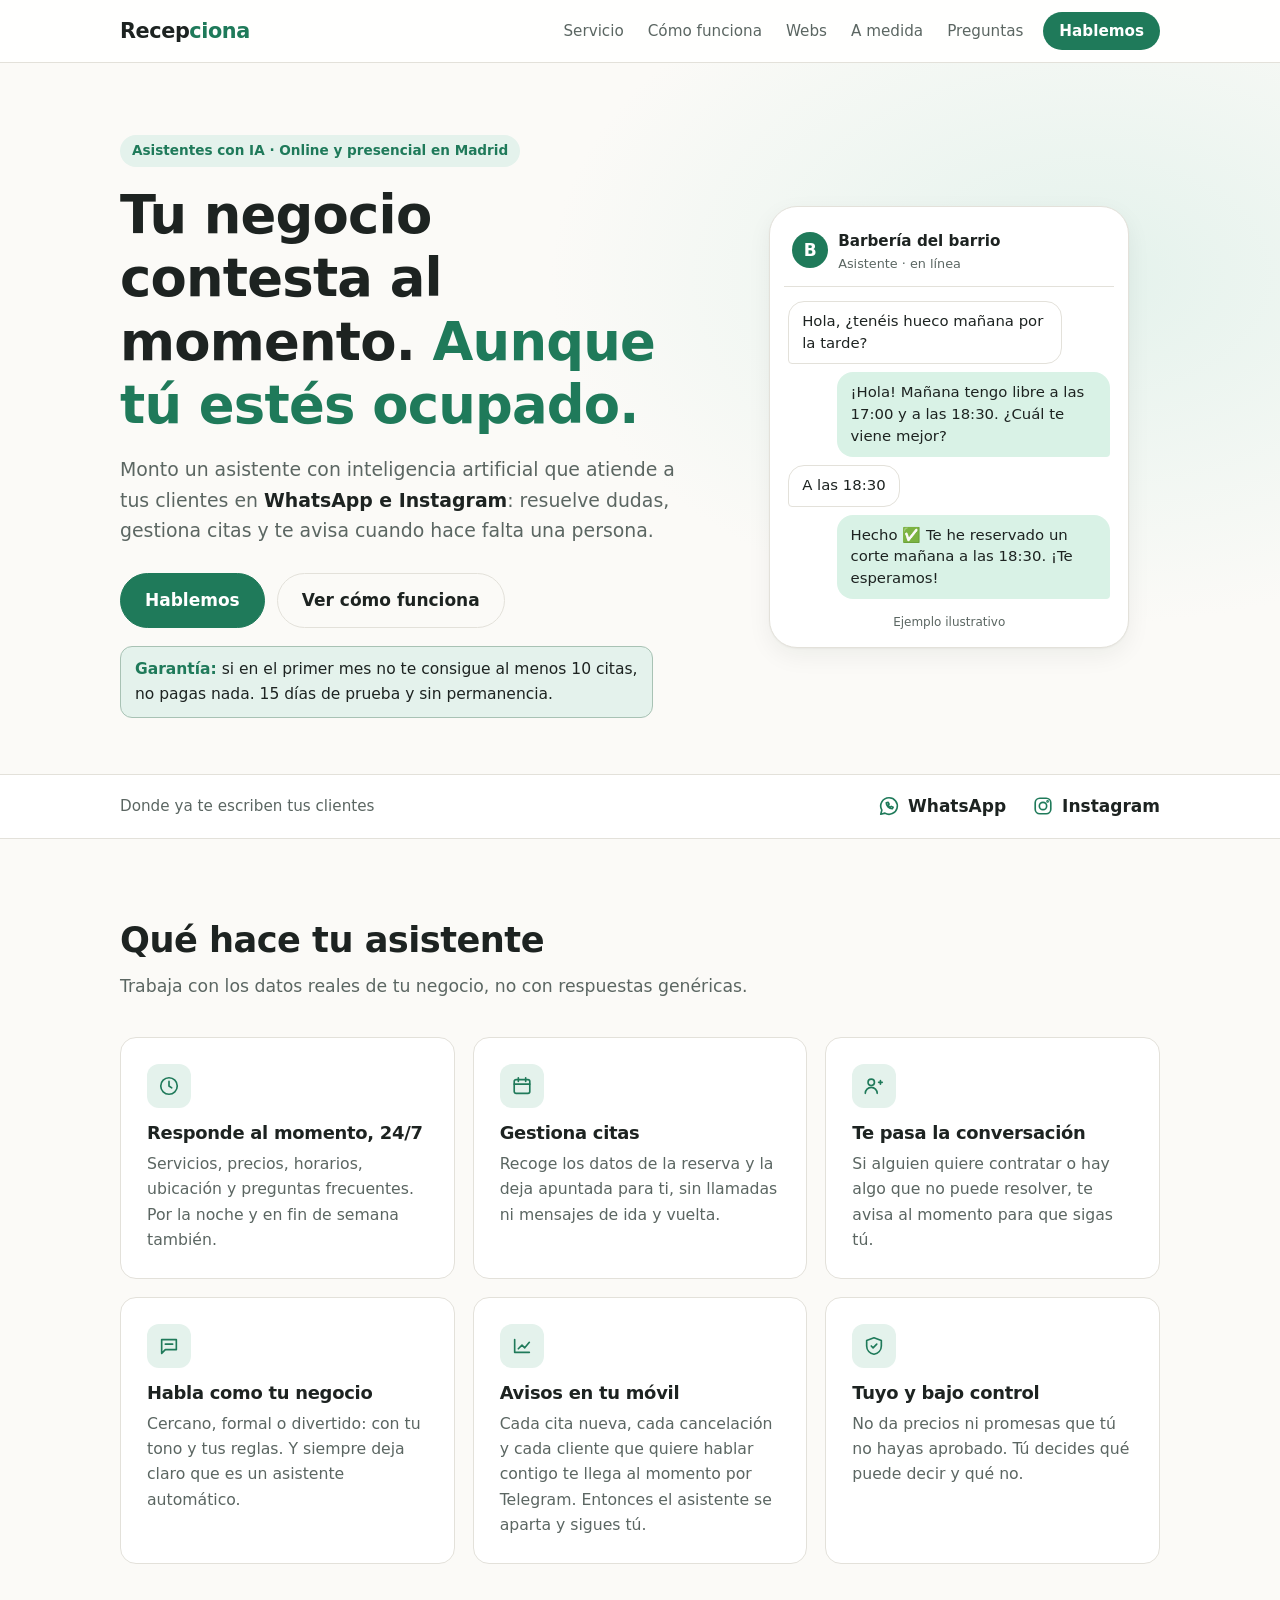
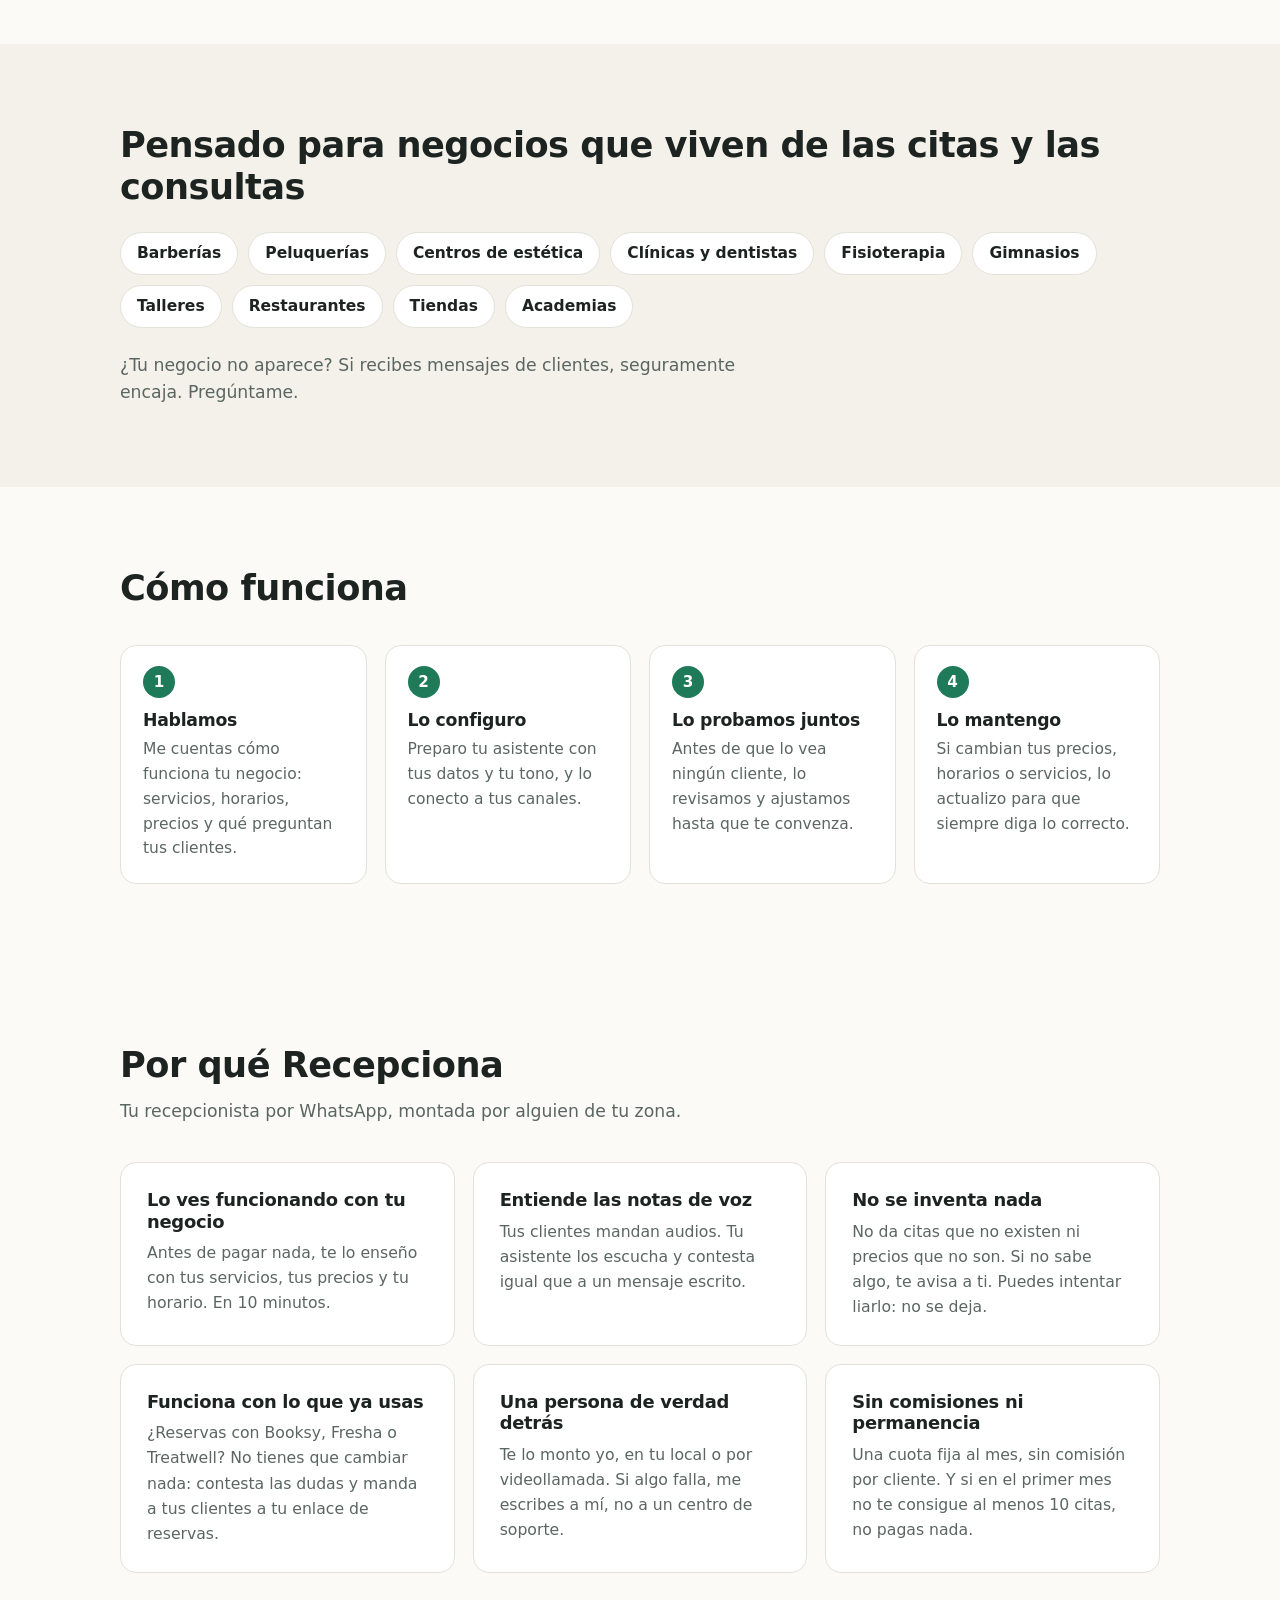
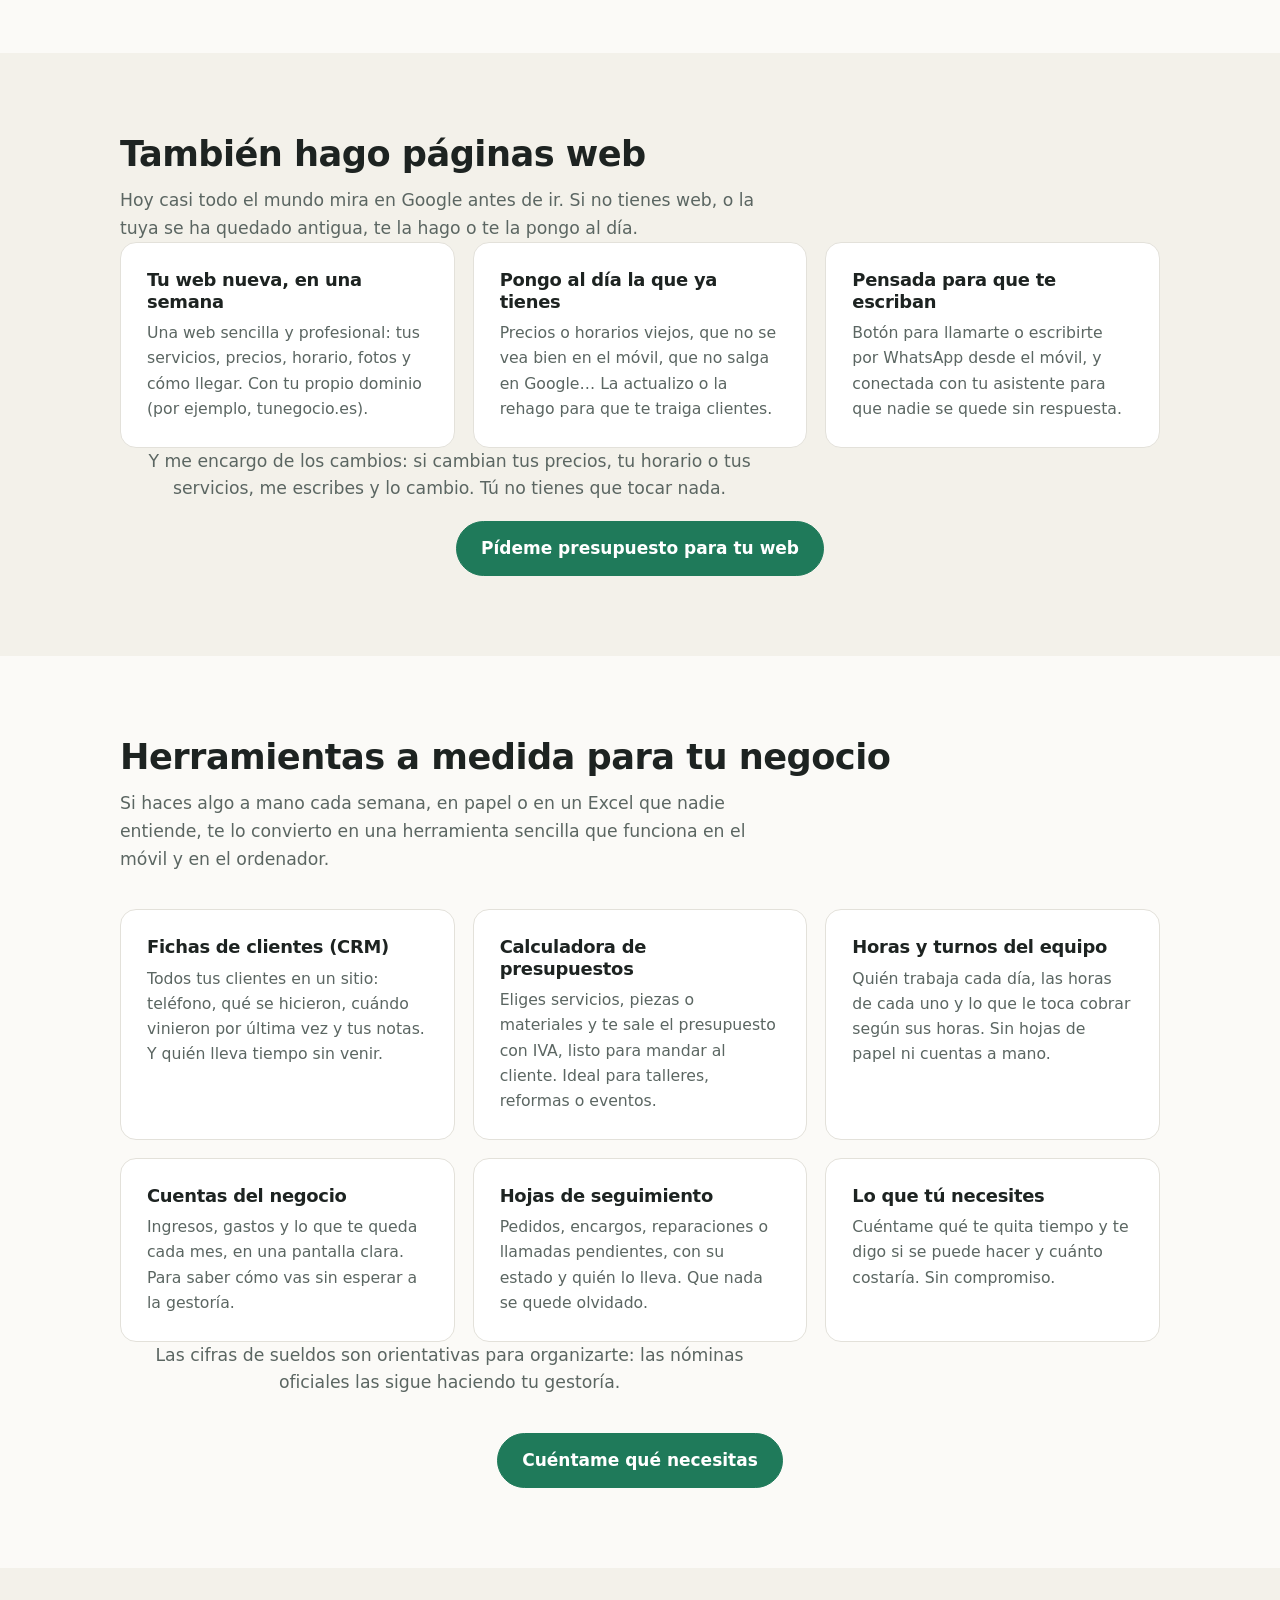
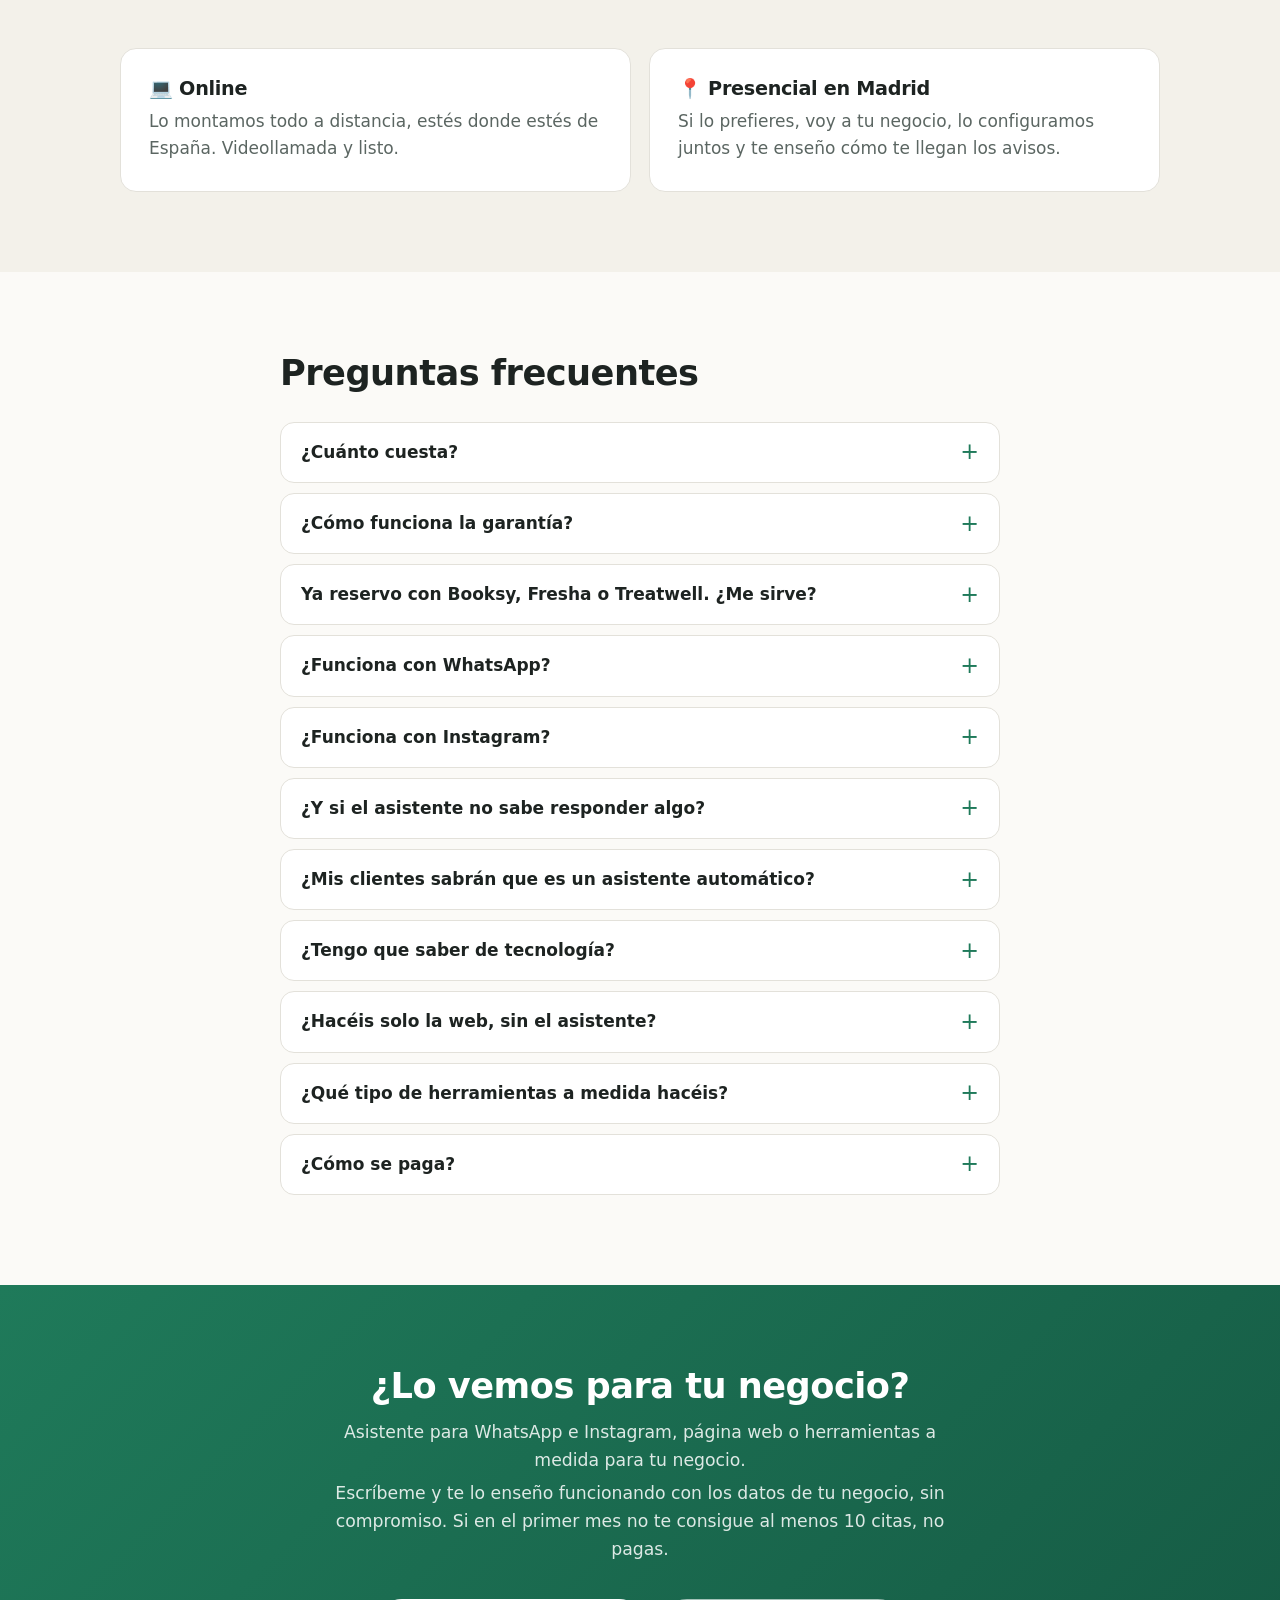
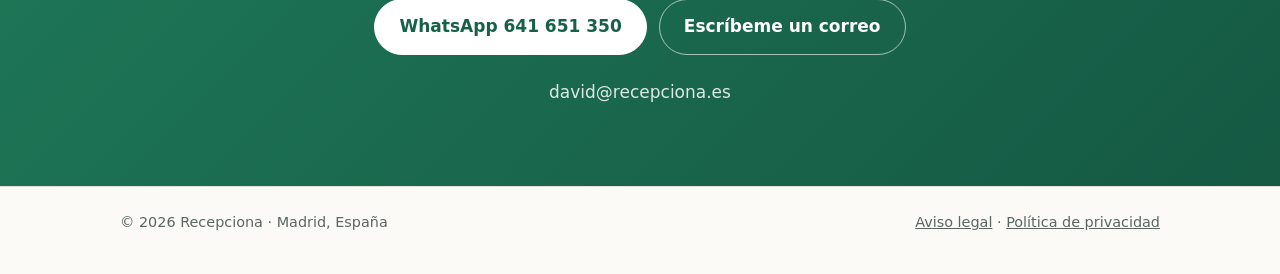
<file: index.html>
<!doctype html>
<html lang="es">
<head>
  <meta charset="utf-8">
  <meta name="viewport" content="width=device-width, initial-scale=1">
  <title>Recepciona · Asistentes con IA para tu negocio</title>
  <meta name="description" content="Recepciona monta asistentes con inteligencia artificial para negocios: responden a tus clientes en WhatsApp e Instagram, gestionan citas y te avisan cuando hace falta una persona. Online y presencial en Madrid. También páginas web y herramientas a medida para negocios.">
  <meta name="theme-color" content="#1f7a5a">
  <link rel="icon" href="favicon.svg" type="image/svg+xml">
  <link rel="icon" href="favicon-32.png" type="image/png" sizes="32x32">
  <link rel="apple-touch-icon" href="apple-touch-icon.png">
  <link rel="shortcut icon" href="favicon.ico">
  <link rel="stylesheet" href="styles.css">
</head>
<body>
  <header class="site">
    <div class="wrap">
      <a class="brand" href="./">Recep<span>ciona</span></a>
      <nav>
        <a href="#servicio">Servicio</a>
        <a href="#como">Cómo funciona</a>
        <a href="#webs">Webs</a>
        <a href="#medida">A medida</a>
        <a href="#faq">Preguntas</a>
        <a class="nav-cta" href="#contacto">Hablemos</a>
      </nav>
    </div>
  </header>

  <main>
    <!-- Portada -->
    <section class="hero">
      <div class="wrap hero-grid">
        <div>
          <p class="eyebrow">Asistentes con IA · Online y presencial en Madrid</p>
          <h1>Tu negocio contesta al momento. <span>Aunque tú estés ocupado.</span></h1>
          <p class="lead">
            Monto un asistente con inteligencia artificial que atiende a tus clientes en
            <strong>WhatsApp e Instagram</strong>: resuelve dudas, gestiona citas
            y te avisa cuando hace falta una persona.
          </p>
          <div class="hero-actions">
            <a class="btn" href="#contacto">Hablemos</a>
            <a class="btn btn-ghost" href="#como">Ver cómo funciona</a>
          </div>
          <p class="guarantee">
            <strong>Garantía:</strong> si en el primer mes no te consigue al menos 10 citas, no pagas nada.
            15 días de prueba y sin permanencia.
          </p>
        </div>

        <!-- Ejemplo ilustrativo de conversación -->
        <div class="phone" aria-label="Ejemplo de conversación con un asistente">
          <div class="phone-head">
            <span class="avatar">B</span>
            <div><strong>Barbería del barrio</strong><small>Asistente · en línea</small></div>
          </div>
          <div class="phone-body">
            <p class="msg in">Hola, ¿tenéis hueco mañana por la tarde?</p>
            <p class="msg out">¡Hola! Mañana tengo libre a las 17:00 y a las 18:30. ¿Cuál te viene mejor?</p>
            <p class="msg in">A las 18:30</p>
            <p class="msg out">Hecho ✅ Te he reservado un corte mañana a las 18:30. ¡Te esperamos!</p>
          </div>
          <p class="phone-caption">Ejemplo ilustrativo</p>
        </div>
      </div>
    </section>

    <!-- Canales -->
    <section class="channels">
      <div class="wrap">
        <p>Donde ya te escriben tus clientes</p>
        <ul>
          <li>
            <svg viewBox="0 0 24 24" aria-hidden="true"><path d="M12 3a9 9 0 0 0-7.8 13.5L3 21l4.6-1.2A9 9 0 1 0 12 3Z"/><path d="M9 8.5c0 3.5 3 6.5 6.5 6.5l1-1.6-2-1-1 1a4.5 4.5 0 0 1-2.4-2.4l1-1-1-2Z"/></svg>
            WhatsApp
          </li>
          <li>
            <svg viewBox="0 0 24 24" aria-hidden="true"><rect x="3.5" y="3.5" width="17" height="17" rx="5"/><circle cx="12" cy="12" r="4"/><circle cx="17" cy="7" r="0.6"/></svg>
            Instagram
          </li>
        </ul>
      </div>
    </section>

    <!-- Qué hace -->
    <section id="servicio" class="block">
      <div class="wrap">
        <h2>Qué hace tu asistente</h2>
        <p class="section-lead">Trabaja con los datos reales de tu negocio, no con respuestas genéricas.</p>
        <div class="grid">
          <article class="card">
            <span class="icon"><svg viewBox="0 0 24 24" aria-hidden="true"><path d="M12 7v5l3 2"/><circle cx="12" cy="12" r="9"/></svg></span>
            <h3>Responde al momento, 24/7</h3>
            <p>Servicios, precios, horarios, ubicación y preguntas frecuentes. Por la noche y en fin de semana también.</p>
          </article>
          <article class="card">
            <span class="icon"><svg viewBox="0 0 24 24" aria-hidden="true"><rect x="3.5" y="5" width="17" height="15" rx="2"/><path d="M3.5 10h17M8 3v4M16 3v4"/></svg></span>
            <h3>Gestiona citas</h3>
            <p>Recoge los datos de la reserva y la deja apuntada para ti, sin llamadas ni mensajes de ida y vuelta.</p>
          </article>
          <article class="card">
            <span class="icon"><svg viewBox="0 0 24 24" aria-hidden="true"><circle cx="9" cy="8" r="3.5"/><path d="M2.5 20a6.5 6.5 0 0 1 13 0"/><path d="M17 8h4M19 6v4"/></svg></span>
            <h3>Te pasa la conversación</h3>
            <p>Si alguien quiere contratar o hay algo que no puede resolver, te avisa al momento para que sigas tú.</p>
          </article>
          <article class="card">
            <span class="icon"><svg viewBox="0 0 24 24" aria-hidden="true"><path d="M4 5h16v11H8l-4 4Z"/><path d="M8 10h8"/></svg></span>
            <h3>Habla como tu negocio</h3>
            <p>Cercano, formal o divertido: con tu tono y tus reglas. Y siempre deja claro que es un asistente automático.</p>
          </article>
          <article class="card">
            <span class="icon"><svg viewBox="0 0 24 24" aria-hidden="true"><path d="M4 19V5M4 19h16"/><path d="M8 15l4-4 3 3 5-6"/></svg></span>
            <h3>Avisos en tu móvil</h3>
            <p>Cada cita nueva, cada cancelación y cada cliente que quiere hablar contigo te llega al momento por Telegram. Entonces el asistente se aparta y sigues tú.</p>
          </article>
          <article class="card">
            <span class="icon"><svg viewBox="0 0 24 24" aria-hidden="true"><path d="M12 3 4 6v6c0 4.5 3.4 8 8 9 4.6-1 8-4.5 8-9V6Z"/><path d="m9 12 2 2 4-4"/></svg></span>
            <h3>Tuyo y bajo control</h3>
            <p>No da precios ni promesas que tú no hayas aprobado. Tú decides qué puede decir y qué no.</p>
          </article>
        </div>
      </div>
    </section>

    <!-- Para quién -->
    <section class="block alt">
      <div class="wrap">
        <h2>Pensado para negocios que viven de las citas y las consultas</h2>
        <ul class="tags">
          <li>Barberías</li>
          <li>Peluquerías</li>
          <li>Centros de estética</li>
          <li>Clínicas y dentistas</li>
          <li>Fisioterapia</li>
          <li>Gimnasios</li>
          <li>Talleres</li>
          <li>Restaurantes</li>
          <li>Tiendas</li>
          <li>Academias</li>
        </ul>
        <p class="section-lead">¿Tu negocio no aparece? Si recibes mensajes de clientes, seguramente encaja. Pregúntame.</p>
      </div>
    </section>

    <!-- Cómo funciona -->
    <section id="como" class="block">
      <div class="wrap">
        <h2>Cómo funciona</h2>
        <ol class="steps">
          <li>
            <h3>Hablamos</h3>
            <p>Me cuentas cómo funciona tu negocio: servicios, horarios, precios y qué preguntan tus clientes.</p>
          </li>
          <li>
            <h3>Lo configuro</h3>
            <p>Preparo tu asistente con tus datos y tu tono, y lo conecto a tus canales.</p>
          </li>
          <li>
            <h3>Lo probamos juntos</h3>
            <p>Antes de que lo vea ningún cliente, lo revisamos y ajustamos hasta que te convenza.</p>
          </li>
          <li>
            <h3>Lo mantengo</h3>
            <p>Si cambian tus precios, horarios o servicios, lo actualizo para que siempre diga lo correcto.</p>
          </li>
        </ol>
      </div>
    </section>

    <!-- Por qué Recepciona -->
    <section id="por-que" class="block">
      <div class="wrap">
        <h2>Por qué Recepciona</h2>
        <p class="section-lead">Tu recepcionista por WhatsApp, montada por alguien de tu zona.</p>
        <div class="grid">
          <article class="card">
            <h3>Lo ves funcionando con tu negocio</h3>
            <p>Antes de pagar nada, te lo enseño con tus servicios, tus precios y tu horario. En 10 minutos.</p>
          </article>
          <article class="card">
            <h3>Entiende las notas de voz</h3>
            <p>Tus clientes mandan audios. Tu asistente los escucha y contesta igual que a un mensaje escrito.</p>
          </article>
          <article class="card">
            <h3>No se inventa nada</h3>
            <p>No da citas que no existen ni precios que no son. Si no sabe algo, te avisa a ti. Puedes intentar liarlo: no se deja.</p>
          </article>
          <article class="card">
            <h3>Funciona con lo que ya usas</h3>
            <p>¿Reservas con Booksy, Fresha o Treatwell? No tienes que cambiar nada: contesta las dudas y manda a tus clientes a tu enlace de reservas.</p>
          </article>
          <article class="card">
            <h3>Una persona de verdad detrás</h3>
            <p>Te lo monto yo, en tu local o por videollamada. Si algo falla, me escribes a mí, no a un centro de soporte.</p>
          </article>
          <article class="card">
            <h3>Sin comisiones ni permanencia</h3>
            <p>Una cuota fija al mes, sin comisión por cliente. Y si en el primer mes no te consigue al menos 10 citas, no pagas nada.</p>
          </article>
        </div>
      </div>
    </section>

    <!-- Páginas web -->
    <section id="webs" class="block alt">
      <div class="wrap">
        <h2>También hago páginas web</h2>
        <p class="section-lead">Hoy casi todo el mundo mira en Google antes de ir. Si no tienes web, o la tuya se ha quedado antigua, te la hago o te la pongo al día.</p>
        <div class="grid">
          <article class="card">
            <h3>Tu web nueva, en una semana</h3>
            <p>Una web sencilla y profesional: tus servicios, precios, horario, fotos y cómo llegar. Con tu propio dominio (por ejemplo, tunegocio.es).</p>
          </article>
          <article class="card">
            <h3>Pongo al día la que ya tienes</h3>
            <p>Precios o horarios viejos, que no se vea bien en el móvil, que no salga en Google… La actualizo o la rehago para que te traiga clientes.</p>
          </article>
          <article class="card">
            <h3>Pensada para que te escriban</h3>
            <p>Botón para llamarte o escribirte por WhatsApp desde el móvil, y conectada con tu asistente para que nadie se quede sin respuesta.</p>
          </article>
        </div>
        <p class="section-lead webs-note">Y me encargo de los cambios: si cambian tus precios, tu horario o tus servicios, me escribes y lo cambio. Tú no tienes que tocar nada.</p>
        <p class="webs-cta"><a class="btn" href="#contacto">Pídeme presupuesto para tu web</a></p>
      </div>
    </section>

    <!-- Herramientas a medida -->
    <section id="medida" class="block">
      <div class="wrap">
        <h2>Herramientas a medida para tu negocio</h2>
        <p class="section-lead">Si haces algo a mano cada semana, en papel o en un Excel que nadie entiende, te lo convierto en una herramienta sencilla que funciona en el móvil y en el ordenador.</p>
        <div class="grid">
          <article class="card">
            <h3>Fichas de clientes (CRM)</h3>
            <p>Todos tus clientes en un sitio: teléfono, qué se hicieron, cuándo vinieron por última vez y tus notas. Y quién lleva tiempo sin venir.</p>
          </article>
          <article class="card">
            <h3>Calculadora de presupuestos</h3>
            <p>Eliges servicios, piezas o materiales y te sale el presupuesto con IVA, listo para mandar al cliente. Ideal para talleres, reformas o eventos.</p>
          </article>
          <article class="card">
            <h3>Horas y turnos del equipo</h3>
            <p>Quién trabaja cada día, las horas de cada uno y lo que le toca cobrar según sus horas. Sin hojas de papel ni cuentas a mano.</p>
          </article>
          <article class="card">
            <h3>Cuentas del negocio</h3>
            <p>Ingresos, gastos y lo que te queda cada mes, en una pantalla clara. Para saber cómo vas sin esperar a la gestoría.</p>
          </article>
          <article class="card">
            <h3>Hojas de seguimiento</h3>
            <p>Pedidos, encargos, reparaciones o llamadas pendientes, con su estado y quién lo lleva. Que nada se quede olvidado.</p>
          </article>
          <article class="card">
            <h3>Lo que tú necesites</h3>
            <p>Cuéntame qué te quita tiempo y te digo si se puede hacer y cuánto costaría. Sin compromiso.</p>
          </article>
        </div>
        <p class="section-lead webs-note">Las cifras de sueldos son orientativas para organizarte: las nóminas oficiales las sigue haciendo tu gestoría.</p>
        <p class="webs-cta"><a class="btn" href="#contacto">Cuéntame qué necesitas</a></p>
      </div>
    </section>

    <!-- Modalidad -->
    <section class="block alt">
      <div class="wrap two-col">
        <div class="mode">
          <h3>💻 Online</h3>
          <p>Lo montamos todo a distancia, estés donde estés de España. Videollamada y listo.</p>
        </div>
        <div class="mode">
          <h3>📍 Presencial en Madrid</h3>
          <p>Si lo prefieres, voy a tu negocio, lo configuramos juntos y te enseño cómo te llegan los avisos.</p>
        </div>
      </div>
    </section>

    <!-- Preguntas frecuentes -->
    <section id="faq" class="block">
      <div class="wrap narrow">
        <h2>Preguntas frecuentes</h2>
        <details>
          <summary>¿Cuánto cuesta?</summary>
          <p>Depende de lo que necesite tu negocio: qué canales quieres, si gestiona citas y cuánto volumen de mensajes recibes. Cuéntame tu caso y te preparo un presupuesto sin compromiso.</p>
        </details>
        <details>
          <summary>¿Cómo funciona la garantía?</summary>
          <p>Si en tu primer mes el asistente no te consigue al menos 10 citas, no pagas nada: ni la instalación ni la cuota, y lo dejamos sin compromiso. Las citas que consigue quedan apuntadas, así que lo vemos juntos con los números delante. Vale para el asistente que lleva tu agenda.</p>
        </details>
        <details>
          <summary>Ya reservo con Booksy, Fresha o Treatwell. ¿Me sirve?</summary>
          <p>Sí. Sigues con tu app como siempre: el asistente contesta precios, horarios y dudas al momento y, a quien quiere cita, le manda tu enlace de reservas. Así no hay dos agendas.</p>
        </details>
        <details>
          <summary>¿Funciona con WhatsApp?</summary>
          <p>Sí. Atiende en el número de WhatsApp de tu negocio y también en los mensajes directos de Instagram. Entiende incluso las notas de voz.</p>
        </details>
        <details>
          <summary>¿Funciona con Instagram?</summary>
          <p>Sí, contesta a los mensajes directos de tu cuenta de Instagram.</p>
        </details>
        <details>
          <summary>¿Y si el asistente no sabe responder algo?</summary>
          <p>Te avisa al momento con lo que necesita el cliente y su contacto, para que sigas tú la conversación.</p>
        </details>
        <details>
          <summary>¿Mis clientes sabrán que es un asistente automático?</summary>
          <p>Sí. Es lo correcto y lo que pide la normativa: el asistente se presenta como tal y, cuando hace falta, te pasa con una persona.</p>
        </details>
        <details>
          <summary>¿Tengo que saber de tecnología?</summary>
          <p>No. Yo me encargo de montarlo y mantenerlo. Tú solo me cuentas cómo funciona tu negocio.</p>
        </details>
        <details>
          <summary>¿Hacéis solo la web, sin el asistente?</summary>
          <p>Sí. Puedo hacerte una web nueva o actualizar la que tienes, con o sin asistente. Y si más adelante quieres el asistente, se conecta a tu web sin cambiar nada.</p>
        </details>
        <details>
          <summary>¿Qué tipo de herramientas a medida hacéis?</summary>
          <p>Cosas prácticas para el día a día de un negocio pequeño: fichas de clientes, calculadoras de presupuestos, control de horas y turnos, cuentas del mes u hojas de seguimiento. Me cuentas qué haces a mano y te propongo una solución sencilla con su precio.</p>
        </details>
        <details>
          <summary>¿Cómo se paga?</summary>
          <p>Por Bizum o transferencia bancaria.</p>
        </details>
      </div>
    </section>

    <!-- Contacto -->
    <section id="contacto" class="block cta">
      <div class="wrap narrow center">
        <h2>¿Lo vemos para tu negocio?</h2>
        <p class="section-lead" style="margin-bottom:6px">Asistente para WhatsApp e Instagram, página web o herramientas a medida para tu negocio.</p>
        <p class="section-lead">Escríbeme y te lo enseño funcionando con los datos de tu negocio, sin compromiso. Si en el primer mes no te consigue al menos 10 citas, no pagas.</p>
        <div class="contact-actions">
          <a class="btn btn-light" href="https://wa.me/34641651350" rel="noopener">WhatsApp 641 651 350</a>
          <a class="btn btn-outline-light" href="mailto:david@recepciona.es">Escríbeme un correo</a>
        </div>
        <p class="contact-mail">david@recepciona.es</p>
      </div>
    </section>
  </main>

  <footer class="site">
    <div class="wrap">
      <span>© 2026 Recepciona · Madrid, España</span>
      <span>
        <a href="aviso-legal.html">Aviso legal</a> ·
        <a href="privacidad.html">Política de privacidad</a>
      </span>
    </div>
  </footer>
</body>
</html>
</file>
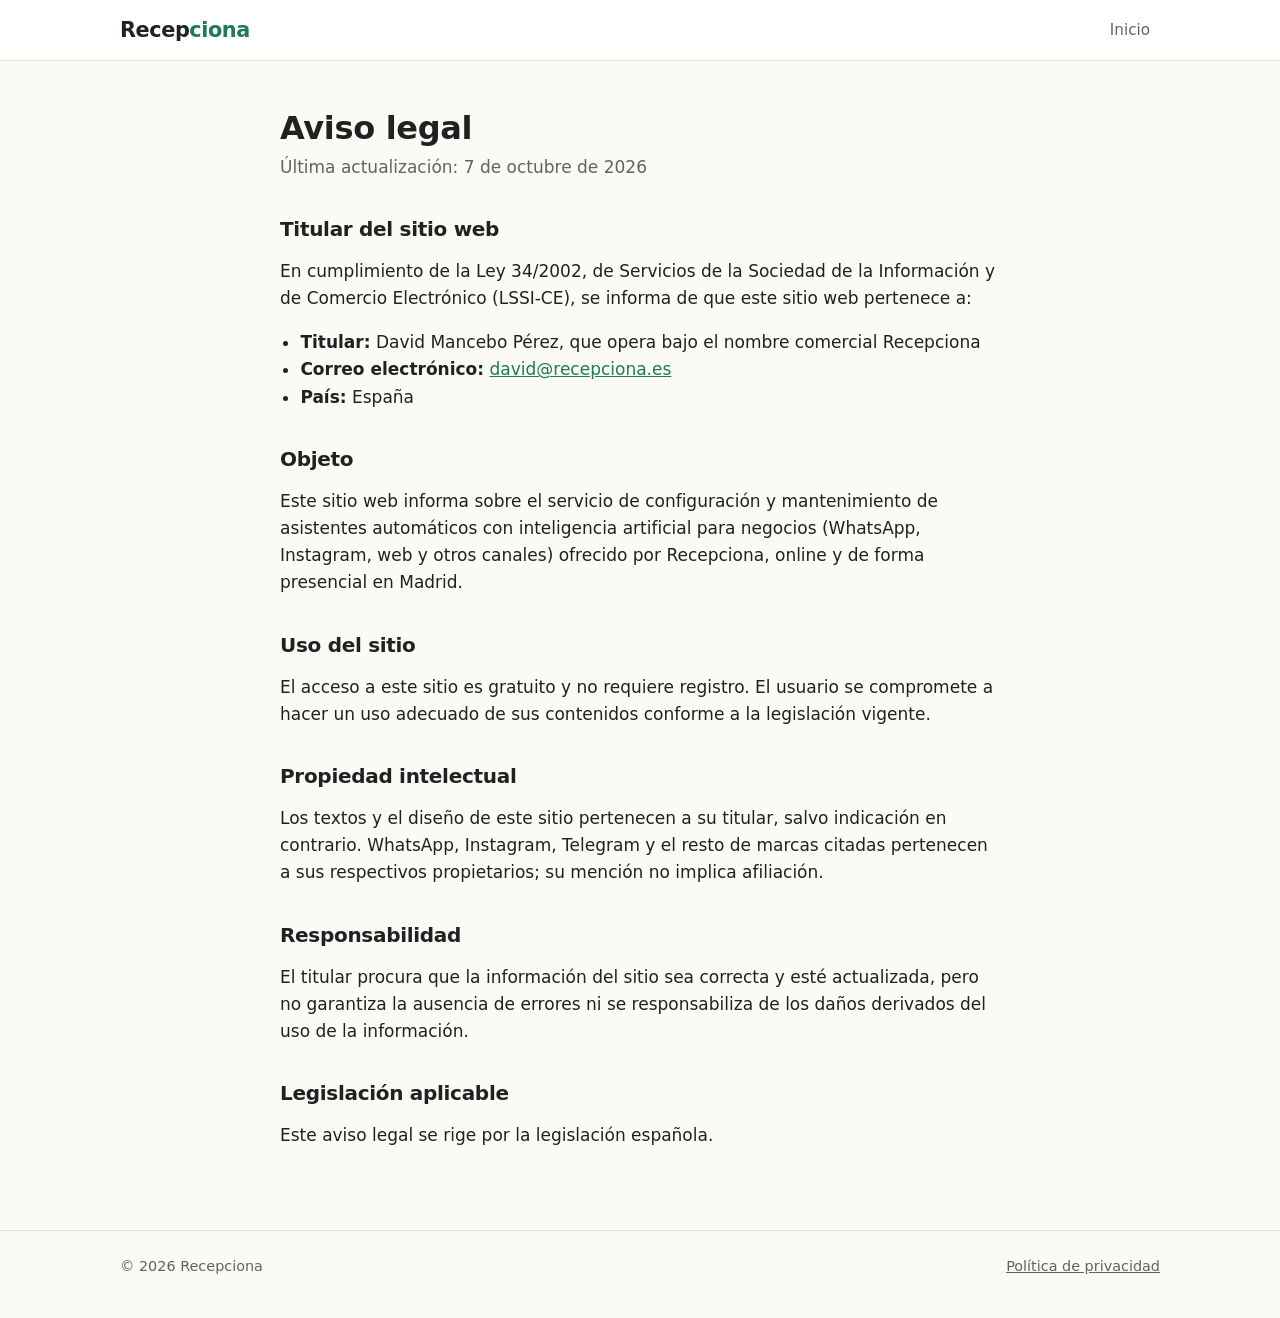
<file: aviso-legal.html>
<!doctype html>
<html lang="es">
<head>
  <meta charset="utf-8">
  <meta name="viewport" content="width=device-width, initial-scale=1">
  <title>Aviso legal · Recepciona</title>
  <link rel="icon" href="favicon.svg" type="image/svg+xml">
  <link rel="icon" href="favicon-32.png" type="image/png" sizes="32x32">
  <link rel="apple-touch-icon" href="apple-touch-icon.png">
  <link rel="shortcut icon" href="favicon.ico">
  <link rel="stylesheet" href="styles.css">
</head>
<body>
  <header class="site">
    <div class="wrap">
      <a class="brand" href="./">Recep<span>ciona</span></a>
      <nav><a href="./">Inicio</a></nav>
    </div>
  </header>

  <main class="wrap legal">
    <h1>Aviso legal</h1>
    <p class="updated">Última actualización: 7 de octubre de 2026</p>

    <h2>Titular del sitio web</h2>
    <p>
      En cumplimiento de la Ley 34/2002, de Servicios de la Sociedad de la Información y de Comercio
      Electrónico (LSSI-CE), se informa de que este sitio web pertenece a:
    </p>
    <ul>
      <li><strong>Titular:</strong> David Mancebo Pérez, que opera bajo el nombre comercial Recepciona</li>
      <li><strong>Correo electrónico:</strong> <a href="mailto:david@recepciona.es">david@recepciona.es</a></li>
      <li><strong>País:</strong> España</li>
      <!-- Al darte de alta como autónomo, añade aquí NIF y domicilio profesional (obligatorio por la LSSI). -->
    </ul>

    <h2>Objeto</h2>
    <p>
      Este sitio web informa sobre el servicio de configuración y mantenimiento de asistentes
      automáticos con inteligencia artificial para negocios (WhatsApp, Instagram, web y otros canales)
      ofrecido por Recepciona, online y de forma presencial en Madrid.
    </p>

    <h2>Uso del sitio</h2>
    <p>
      El acceso a este sitio es gratuito y no requiere registro. El usuario se compromete a hacer
      un uso adecuado de sus contenidos conforme a la legislación vigente.
    </p>

    <h2>Propiedad intelectual</h2>
    <p>
      Los textos y el diseño de este sitio pertenecen a su titular, salvo indicación en contrario.
      WhatsApp, Instagram, Telegram y el resto de marcas citadas pertenecen a sus respectivos propietarios;
      su mención no implica afiliación.
    </p>

    <h2>Responsabilidad</h2>
    <p>
      El titular procura que la información del sitio sea correcta y esté actualizada, pero no
      garantiza la ausencia de errores ni se responsabiliza de los daños derivados del uso de la información.
    </p>

    <h2>Legislación aplicable</h2>
    <p>Este aviso legal se rige por la legislación española.</p>
  </main>

  <footer class="site">
    <div class="wrap">
      <span>© 2026 Recepciona</span>
      <span><a href="privacidad.html">Política de privacidad</a></span>
    </div>
  </footer>
</body>
</html>
</file>
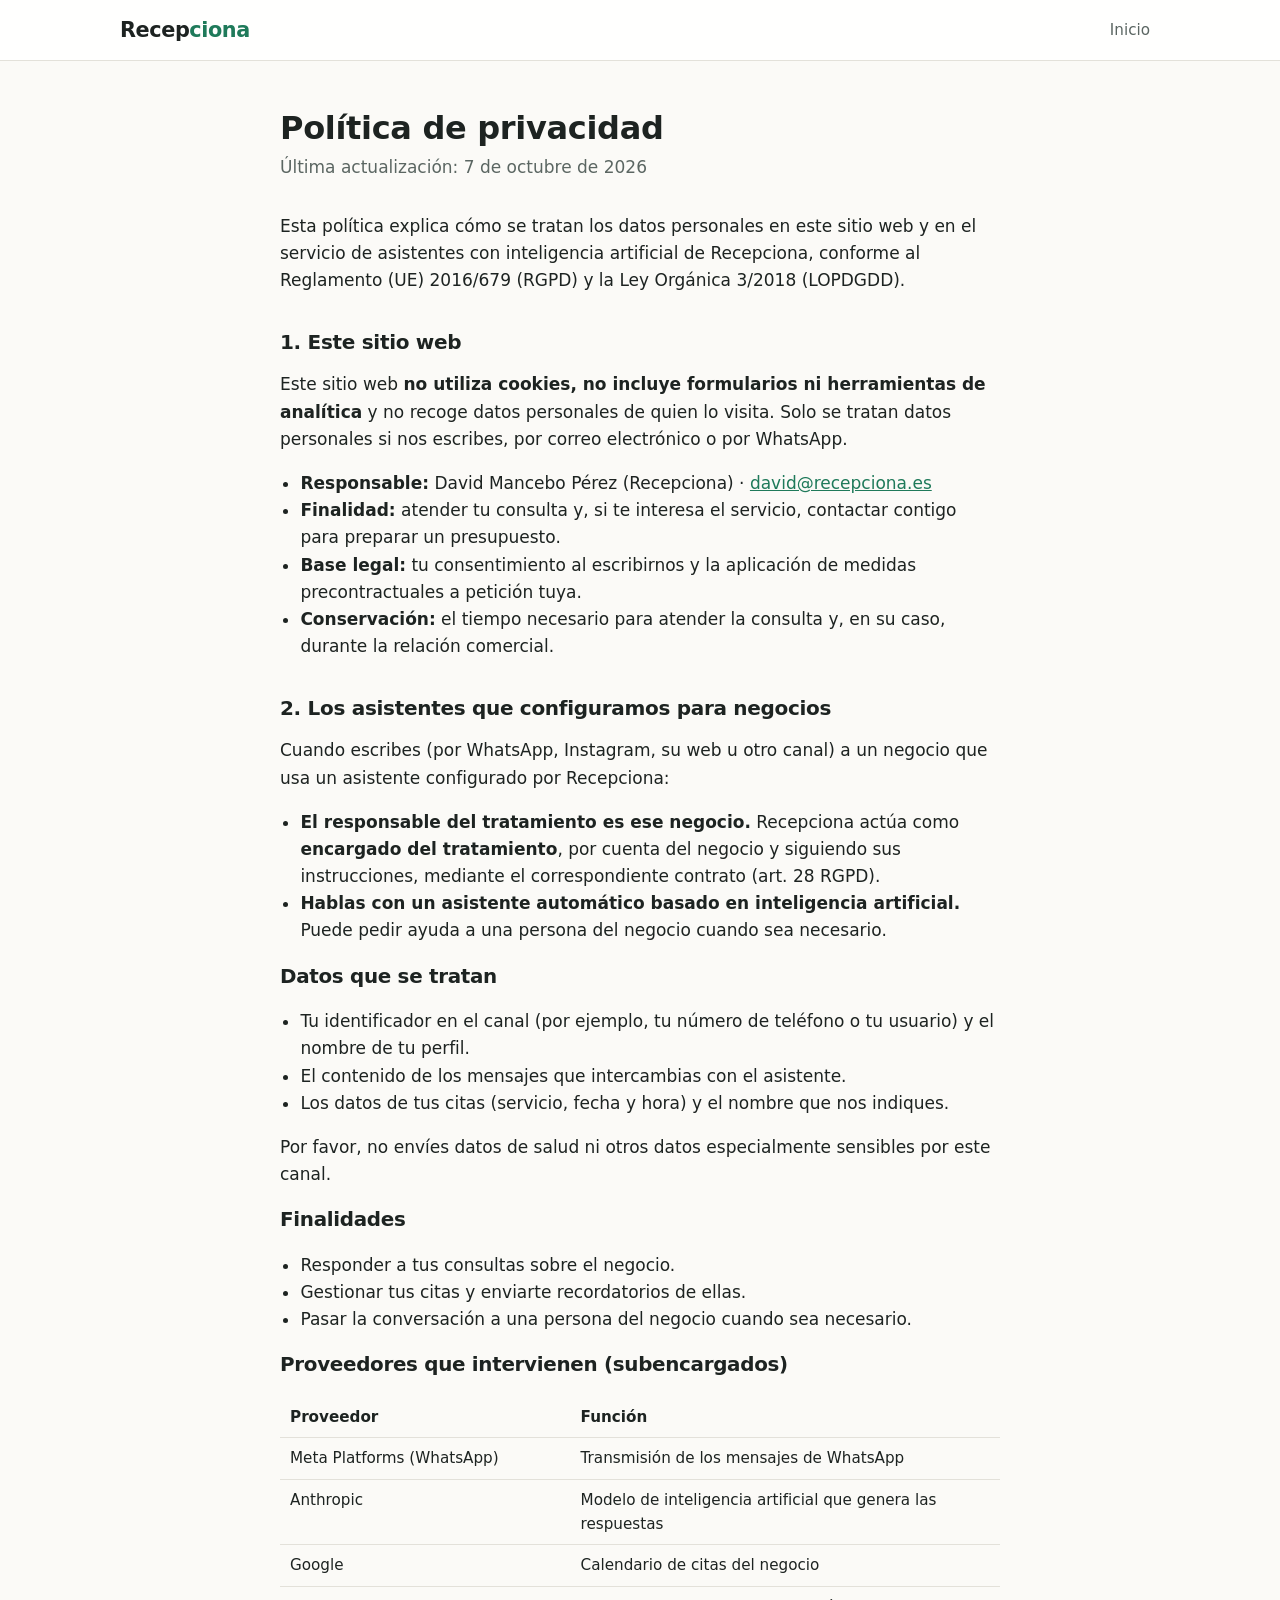
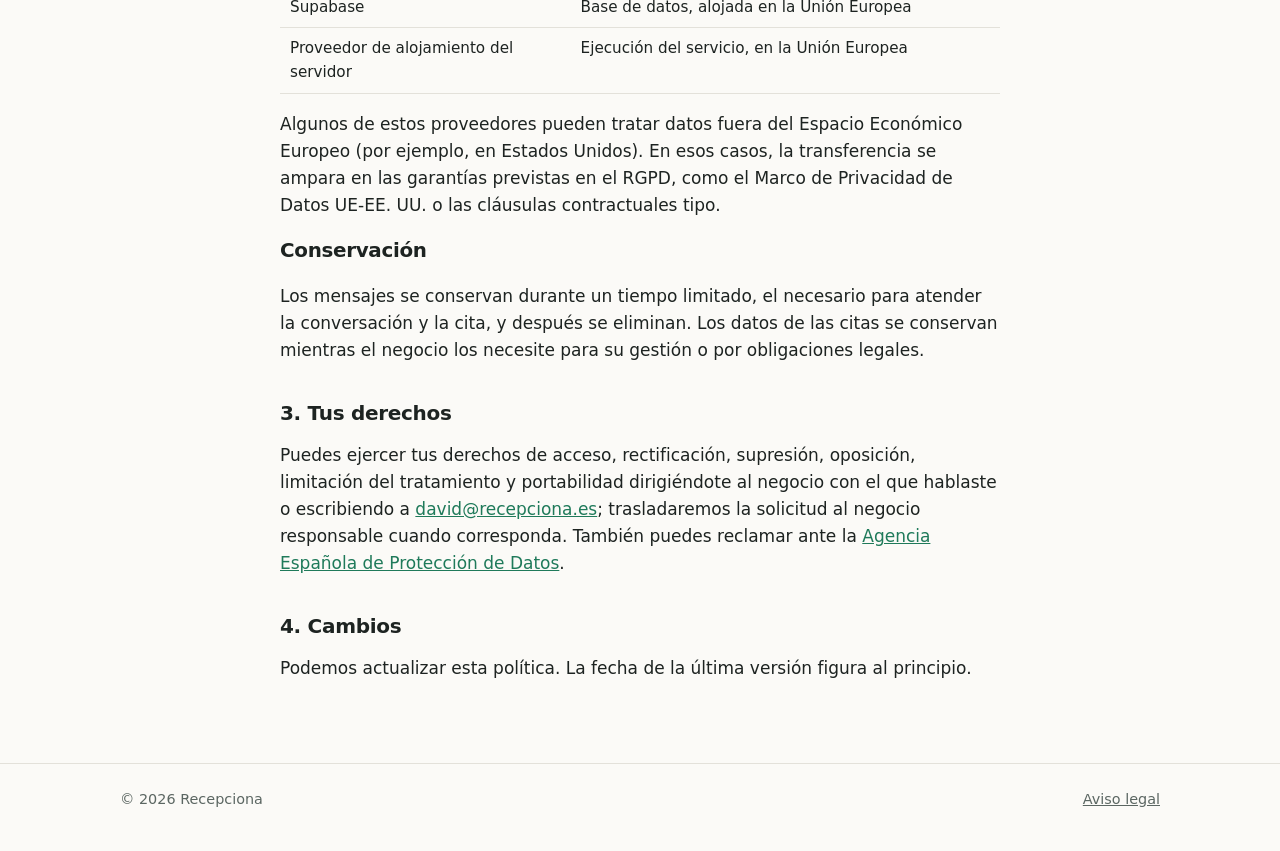
<file: privacidad.html>
<!doctype html>
<html lang="es">
<head>
  <meta charset="utf-8">
  <meta name="viewport" content="width=device-width, initial-scale=1">
  <title>Política de privacidad · Recepciona</title>
  <link rel="icon" href="favicon.svg" type="image/svg+xml">
  <link rel="icon" href="favicon-32.png" type="image/png" sizes="32x32">
  <link rel="apple-touch-icon" href="apple-touch-icon.png">
  <link rel="shortcut icon" href="favicon.ico">
  <link rel="stylesheet" href="styles.css">
</head>
<body>
  <header class="site">
    <div class="wrap">
      <a class="brand" href="./">Recep<span>ciona</span></a>
      <nav><a href="./">Inicio</a></nav>
    </div>
  </header>

  <main class="wrap legal">
    <h1>Política de privacidad</h1>
    <p class="updated">Última actualización: 7 de octubre de 2026</p>

    <p>
      Esta política explica cómo se tratan los datos personales en este sitio web y en el servicio
      de asistentes con inteligencia artificial de Recepciona, conforme al Reglamento (UE) 2016/679 (RGPD) y la
      Ley Orgánica 3/2018 (LOPDGDD).
    </p>

    <h2>1. Este sitio web</h2>
    <p>
      Este sitio web <strong>no utiliza cookies, no incluye formularios ni herramientas de analítica</strong>
      y no recoge datos personales de quien lo visita. Solo se tratan datos personales si nos escribes,
      por correo electrónico o por WhatsApp.
    </p>
    <ul>
      <li><strong>Responsable:</strong> David Mancebo Pérez (Recepciona) · <a href="mailto:david@recepciona.es">david@recepciona.es</a></li>
      <li><strong>Finalidad:</strong> atender tu consulta y, si te interesa el servicio, contactar contigo para preparar un presupuesto.</li>
      <li><strong>Base legal:</strong> tu consentimiento al escribirnos y la aplicación de medidas precontractuales a petición tuya.</li>
      <li><strong>Conservación:</strong> el tiempo necesario para atender la consulta y, en su caso, durante la relación comercial.</li>
    </ul>

    <h2>2. Los asistentes que configuramos para negocios</h2>
    <p>
      Cuando escribes (por WhatsApp, Instagram, su web u otro canal) a un negocio que usa un asistente configurado por Recepciona:
    </p>
    <ul>
      <li>
        <strong>El responsable del tratamiento es ese negocio.</strong> Recepciona actúa como
        <strong>encargado del tratamiento</strong>, por cuenta del negocio y siguiendo sus instrucciones,
        mediante el correspondiente contrato (art. 28 RGPD).
      </li>
      <li>
        <strong>Hablas con un asistente automático basado en inteligencia artificial.</strong>
        Puede pedir ayuda a una persona del negocio cuando sea necesario.
      </li>
    </ul>

    <h3>Datos que se tratan</h3>
    <ul>
      <li>Tu identificador en el canal (por ejemplo, tu número de teléfono o tu usuario) y el nombre de tu perfil.</li>
      <li>El contenido de los mensajes que intercambias con el asistente.</li>
      <li>Los datos de tus citas (servicio, fecha y hora) y el nombre que nos indiques.</li>
    </ul>
    <p>Por favor, no envíes datos de salud ni otros datos especialmente sensibles por este canal.</p>

    <h3>Finalidades</h3>
    <ul>
      <li>Responder a tus consultas sobre el negocio.</li>
      <li>Gestionar tus citas y enviarte recordatorios de ellas.</li>
      <li>Pasar la conversación a una persona del negocio cuando sea necesario.</li>
    </ul>

    <h3>Proveedores que intervienen (subencargados)</h3>
    <table>
      <thead><tr><th>Proveedor</th><th>Función</th></tr></thead>
      <tbody>
        <tr><td>Meta Platforms (WhatsApp)</td><td>Transmisión de los mensajes de WhatsApp</td></tr>
        <tr><td>Anthropic</td><td>Modelo de inteligencia artificial que genera las respuestas</td></tr>
        <tr><td>Google</td><td>Calendario de citas del negocio</td></tr>
        <tr><td>Supabase</td><td>Base de datos, alojada en la Unión Europea</td></tr>
        <tr><td>Proveedor de alojamiento del servidor</td><td>Ejecución del servicio, en la Unión Europea</td></tr>
      </tbody>
    </table>
    <p>
      Algunos de estos proveedores pueden tratar datos fuera del Espacio Económico Europeo
      (por ejemplo, en Estados Unidos). En esos casos, la transferencia se ampara en las garantías
      previstas en el RGPD, como el Marco de Privacidad de Datos UE-EE. UU. o las cláusulas contractuales tipo.
    </p>

    <h3>Conservación</h3>
    <p>
      Los mensajes se conservan durante un tiempo limitado, el necesario para atender la conversación
      y la cita, y después se eliminan. Los datos de las citas se conservan mientras el negocio los
      necesite para su gestión o por obligaciones legales.
    </p>

    <h2>3. Tus derechos</h2>
    <p>
      Puedes ejercer tus derechos de acceso, rectificación, supresión, oposición, limitación del
      tratamiento y portabilidad dirigiéndote al negocio con el que hablaste o escribiendo a
      <a href="mailto:david@recepciona.es">david@recepciona.es</a>; trasladaremos la solicitud al
      negocio responsable cuando corresponda. También puedes reclamar ante la
      <a href="https://www.aepd.es" rel="noopener">Agencia Española de Protección de Datos</a>.
    </p>

    <h2>4. Cambios</h2>
    <p>Podemos actualizar esta política. La fecha de la última versión figura al principio.</p>
  </main>

  <footer class="site">
    <div class="wrap">
      <span>© 2026 Recepciona</span>
      <span><a href="aviso-legal.html">Aviso legal</a></span>
    </div>
  </footer>
</body>
</html>
</file>
<file: styles.css>
:root {
  --bg: #fbfaf7;
  --surface: #ffffff;
  --surface-2: #f3f1ea;
  --text: #1d2321;
  --muted: #5b6662;
  --border: #e3e1da;
  --accent: #1f7a5a;
  --accent-strong: #17614a;
  --accent-soft: #e4f2ec;
  --on-accent: #ffffff;
  --bubble-in: #ffffff;
  --bubble-out: #d9f2e6;
  --radius: 16px;
  --maxw: 1080px;
  --shadow: 0 1px 2px rgba(20, 30, 25, .04), 0 8px 24px rgba(20, 30, 25, .06);
  color-scheme: light dark;
}

@media (prefers-color-scheme: dark) {
  :root {
    --bg: #121615;
    --surface: #1a201e;
    --surface-2: #161b19;
    --text: #e8ecea;
    --muted: #a3aeaa;
    --border: #2b3330;
    --accent: #4fc196;
    --accent-strong: #6fd3ab;
    --accent-soft: #1d3029;
    --on-accent: #0d1513;
    --bubble-in: #232a27;
    --bubble-out: #1f4536;
    --shadow: 0 1px 2px rgba(0, 0, 0, .3), 0 8px 24px rgba(0, 0, 0, .25);
  }
}

* { box-sizing: border-box; }
html { -webkit-text-size-adjust: 100%; scroll-behavior: smooth; }
@media (prefers-reduced-motion: reduce) { html { scroll-behavior: auto; } }

body {
  margin: 0;
  background: var(--bg);
  color: var(--text);
  font: 17px/1.6 system-ui, -apple-system, "Segoe UI", Roboto, "Helvetica Neue", Arial, sans-serif;
}

a { color: var(--accent); }
h1, h2, h3 { line-height: 1.2; letter-spacing: -0.015em; }

.wrap { max-width: var(--maxw); margin: 0 auto; padding: 0 20px; }
.narrow { max-width: 760px; }
.center { text-align: center; }

/* Cabecera */
header.site {
  position: sticky; top: 0; z-index: 10;
  background: color-mix(in srgb, var(--surface) 88%, transparent);
  backdrop-filter: saturate(1.4) blur(10px);
  -webkit-backdrop-filter: saturate(1.4) blur(10px);
  border-bottom: 1px solid var(--border);
}
header.site .wrap {
  display: flex; align-items: center; justify-content: space-between;
  gap: 16px; padding-top: 12px; padding-bottom: 12px;
}
.brand {
  font-weight: 800; font-size: 1.3rem; letter-spacing: -0.02em;
  color: var(--text); text-decoration: none;
}
.brand span { color: var(--accent); }
header.site nav { display: flex; align-items: center; gap: 4px; }
header.site nav a {
  color: var(--muted); text-decoration: none; font-size: 0.95rem;
  padding: 6px 10px; border-radius: 999px;
}
header.site nav a:hover { color: var(--text); }
header.site nav a.nav-cta {
  background: var(--accent); color: var(--on-accent); font-weight: 600; padding: 7px 16px; margin-left: 6px;
}
header.site nav a.nav-cta:hover { background: var(--accent-strong); }

/* Botones */
.btn {
  display: inline-block; background: var(--accent); color: var(--on-accent);
  padding: 13px 24px; border-radius: 999px; text-decoration: none; font-weight: 650;
  border: 1.5px solid var(--accent); transition: background .15s, transform .15s;
}
.btn:hover { background: var(--accent-strong); border-color: var(--accent-strong); }
.btn:active { transform: translateY(1px); }
.btn-ghost { background: transparent; color: var(--text); border-color: var(--border); }
.btn-ghost:hover { background: var(--surface); border-color: var(--muted); }
.btn-light { background: #fff; color: #17614a; border-color: #fff; }
.btn-light:hover { background: #eaf6f0; border-color: #eaf6f0; }
.btn-outline-light { background: transparent; color: #fff; border-color: rgba(255,255,255,.6); }
.btn-outline-light:hover { background: rgba(255,255,255,.12); border-color: #fff; }

/* Portada */
.hero {
  padding: 72px 0 56px;
  background:
    radial-gradient(ellipse 60% 70% at 85% 30%, var(--accent-soft), transparent 70%),
    var(--bg);
}
.hero-grid { display: grid; grid-template-columns: 1.15fr 0.85fr; gap: 48px; align-items: center; }
.eyebrow {
  display: inline-block; margin: 0 0 16px; font-size: 0.85rem; font-weight: 600;
  color: var(--accent); background: var(--accent-soft); padding: 5px 12px; border-radius: 999px;
}
.hero h1 { font-size: clamp(2.1rem, 5vw, 3.3rem); margin: 0 0 18px; }
.hero h1 span { color: var(--accent); }
.hero .lead { font-size: 1.18rem; color: var(--muted); max-width: 54ch; margin: 0 0 28px; }
.hero .lead strong { color: var(--text); }
.guarantee { margin: 18px 0 0; padding: 10px 14px; border-radius: 12px; max-width: 54ch; font-size: 0.97rem;
  background: var(--accent-soft); color: var(--text); border: 1px solid color-mix(in srgb, var(--accent) 30%, var(--border)); }
.guarantee strong { color: var(--accent); }
.webs-note { margin: 22px auto 0; text-align: center; }
.webs-cta { margin: 18px 0 0; text-align: center; }
.hero-actions { display: flex; flex-wrap: wrap; gap: 12px; }
.hero-note { margin: 18px 0 0; font-size: 0.92rem; color: var(--muted); }

/* Teléfono de ejemplo */
.phone {
  background: var(--surface); border: 1px solid var(--border); border-radius: 28px;
  box-shadow: var(--shadow); padding: 14px; max-width: 360px; justify-self: center; width: 100%;
}
.phone-head {
  display: flex; align-items: center; gap: 10px; padding: 6px 8px 12px;
  border-bottom: 1px solid var(--border);
}
.phone-head small { display: block; color: var(--muted); font-size: 0.8rem; }
.phone-head strong { font-size: 0.95rem; }
.avatar {
  width: 36px; height: 36px; border-radius: 50%; display: grid; place-items: center;
  background: var(--accent); color: var(--on-accent); font-weight: 700;
}
.phone-body {
  display: flex; flex-direction: column; gap: 8px; padding: 14px 4px 6px;
}
.msg {
  margin: 0; padding: 9px 13px; border-radius: 16px; font-size: 0.93rem; line-height: 1.45;
  max-width: 85%; border: 1px solid var(--border);
}
.msg.in { background: var(--bubble-in); align-self: flex-start; border-bottom-left-radius: 4px; }
.msg.out { background: var(--bubble-out); align-self: flex-end; border-bottom-right-radius: 4px; border-color: transparent; }
.phone-caption { margin: 8px 0 0; text-align: center; font-size: 0.75rem; color: var(--muted); }

/* Canales */
.channels { border-top: 1px solid var(--border); border-bottom: 1px solid var(--border); background: var(--surface); }
.channels .wrap {
  display: flex; flex-wrap: wrap; align-items: center; justify-content: space-between;
  gap: 12px 28px; padding-top: 18px; padding-bottom: 18px;
}
.channels p { margin: 0; color: var(--muted); font-size: 0.95rem; }
.channels ul { list-style: none; margin: 0; padding: 0; display: flex; flex-wrap: wrap; gap: 10px 26px; }
.channels li { display: flex; align-items: center; gap: 8px; font-weight: 600; }
.channels svg, .icon svg {
  width: 22px; height: 22px; fill: none; stroke: var(--accent); stroke-width: 1.8;
  stroke-linecap: round; stroke-linejoin: round;
}

/* Bloques */
.block { padding: 80px 0; }
.block.alt { background: var(--surface-2); }
.block h2 { font-size: clamp(1.6rem, 3.2vw, 2.2rem); margin: 0 0 12px; }
.section-lead { color: var(--muted); font-size: 1.08rem; margin: 0 0 36px; max-width: 60ch; }
.center .section-lead { margin-left: auto; margin-right: auto; }

.grid {
  display: grid; gap: 18px;
  grid-template-columns: repeat(auto-fit, minmax(280px, 1fr));
}
.card {
  background: var(--surface); border: 1px solid var(--border);
  border-radius: var(--radius); padding: 26px;
  transition: border-color .15s, box-shadow .15s;
}
.card:hover { border-color: color-mix(in srgb, var(--accent) 40%, var(--border)); box-shadow: var(--shadow); }
.icon {
  display: inline-grid; place-items: center; width: 44px; height: 44px;
  border-radius: 12px; background: var(--accent-soft); margin-bottom: 14px;
}
.card h3 { margin: 0 0 8px; font-size: 1.12rem; }
.card p { margin: 0; color: var(--muted); font-size: 0.98rem; }

/* Para quién */
.tags { list-style: none; padding: 0; margin: 24px 0 24px; display: flex; flex-wrap: wrap; gap: 10px; }
.tags li {
  background: var(--surface); border: 1px solid var(--border); border-radius: 999px;
  padding: 8px 16px; font-weight: 550; font-size: 0.97rem;
}
.block.alt .section-lead { margin-bottom: 0; }

/* Pasos */
.steps {
  counter-reset: paso; list-style: none; padding: 0; margin: 36px 0 0;
  display: grid; gap: 18px; grid-template-columns: repeat(auto-fit, minmax(220px, 1fr));
}
.steps li {
  counter-increment: paso; position: relative;
  background: var(--surface); border: 1px solid var(--border); border-radius: var(--radius);
  padding: 64px 22px 22px;
}
.steps li::before {
  content: counter(paso); position: absolute; left: 22px; top: 20px;
  width: 32px; height: 32px; border-radius: 50%; display: grid; place-items: center;
  background: var(--accent); color: var(--on-accent); font-weight: 700; font-size: 0.95rem;
}
.steps h3 { margin: 0 0 6px; font-size: 1.08rem; }
.steps p { margin: 0; color: var(--muted); font-size: 0.97rem; }

/* Modalidad */
.two-col { display: grid; grid-template-columns: 1fr 1fr; gap: 18px; }
.mode {
  background: var(--surface); border: 1px solid var(--border); border-radius: var(--radius); padding: 28px;
}
.mode h3 { margin: 0 0 8px; font-size: 1.2rem; }
.mode p { margin: 0; color: var(--muted); }

/* Preguntas frecuentes */
details {
  background: var(--surface); border: 1px solid var(--border); border-radius: 14px;
  padding: 0 20px; margin-bottom: 10px;
}
details[open] { border-color: color-mix(in srgb, var(--accent) 40%, var(--border)); }
summary {
  cursor: pointer; list-style: none; padding: 16px 28px 16px 0; font-weight: 600; position: relative;
}
summary::-webkit-details-marker { display: none; }
summary::after {
  content: "+"; position: absolute; right: 0; top: 50%; transform: translateY(-50%);
  font-size: 1.4rem; font-weight: 400; color: var(--accent);
}
details[open] summary::after { content: "−"; }
details p { margin: 0 0 18px; color: var(--muted); }
#faq h2 { margin-bottom: 28px; }

/* Llamada final */
.cta { background: linear-gradient(135deg, #1f7a5a, #155943); color: #fff; }
.cta .section-lead { color: rgba(255,255,255,.85); }
.contact-actions { display: flex; flex-wrap: wrap; gap: 12px; justify-content: center; }
.contact-mail { margin: 24px 0 0; color: rgba(255,255,255,.85); }
.contact-mail a { color: #fff; }

/* Páginas legales */
.legal { padding: 48px 20px 64px; max-width: 760px; }
.legal h1 { font-size: 2rem; letter-spacing: -0.01em; margin: 0 0 6px; }
.legal .updated { color: var(--muted); margin: 0 0 32px; }
.legal h2 { font-size: 1.25rem; margin: 36px 0 10px; }
.legal ul { padding-left: 1.2em; }
.legal table { width: 100%; border-collapse: collapse; font-size: 0.95rem; }
.legal th, .legal td { text-align: left; padding: 8px 10px; border-bottom: 1px solid var(--border); vertical-align: top; }

/* Pie */
footer.site {
  border-top: 1px solid var(--border); color: var(--muted); font-size: 0.9rem;
  padding: 24px 0 40px;
}
footer.site .wrap { display: flex; flex-wrap: wrap; gap: 8px 20px; justify-content: space-between; }
footer.site a { color: var(--muted); }

/* Móvil */
@media (max-width: 860px) {
  .hero-grid { grid-template-columns: 1fr; gap: 40px; }
  .phone { justify-self: start; }
}
@media (max-width: 640px) {
  header.site nav a:not(.nav-cta) { display: none; }
  .hero { padding: 48px 0 40px; }
  .block { padding: 56px 0; }
  .two-col { grid-template-columns: 1fr; }
  .channels .wrap { justify-content: flex-start; }
  .hero-actions .btn, .contact-actions .btn { flex: 1 1 100%; text-align: center; }
}
</file>
